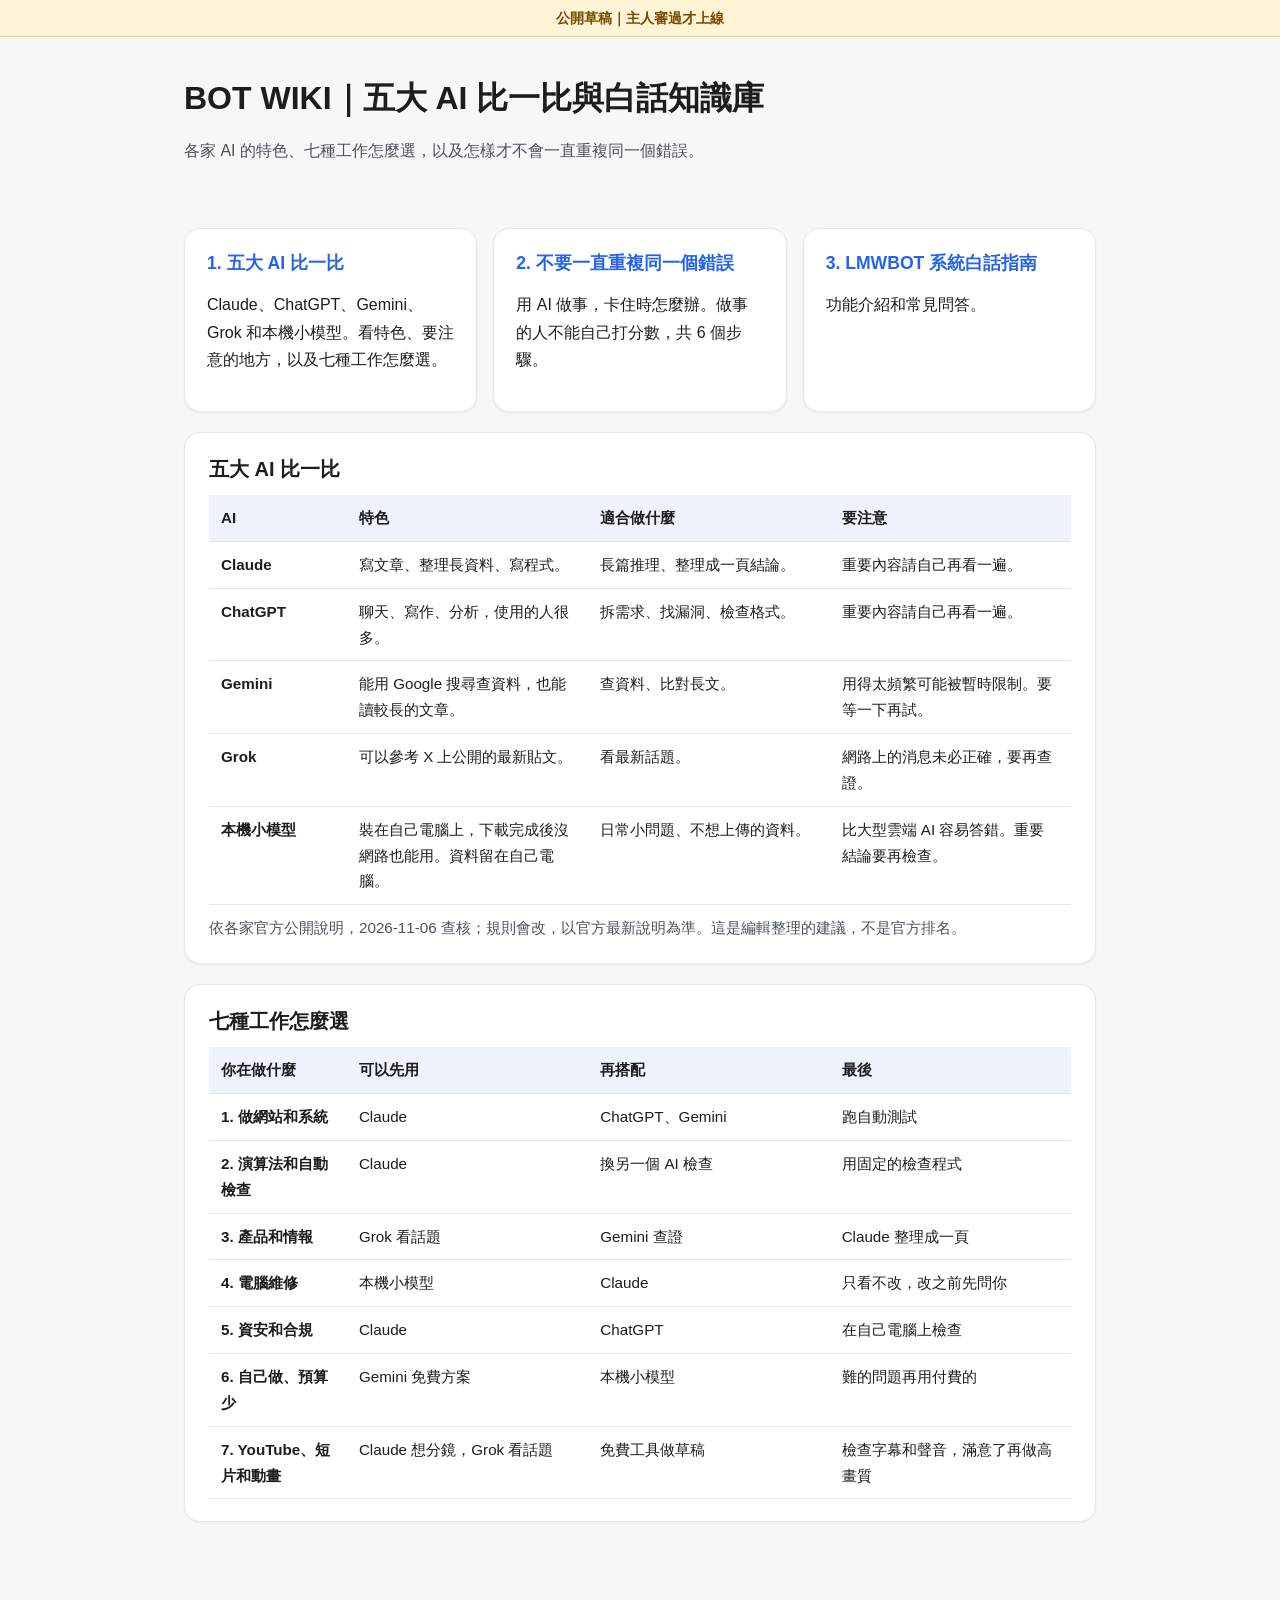
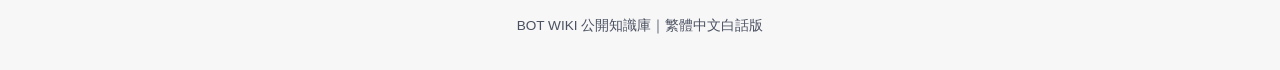
<file: index.html>
<!DOCTYPE html>
<html lang="zh-TW">
<head>
<meta charset="utf-8">
<meta name="viewport" content="width=device-width, initial-scale=1">
<title>BOT WIKI｜五大 AI 比一比與白話知識庫</title>
<link rel="stylesheet" href="shared/site.css">
</head>
<body>
<div class="draft-badge" role="note">公開草稿｜主人審過才上線</div>
<header>
<h1>BOT WIKI｜五大 AI 比一比與白話知識庫</h1>
<p class="sub">各家 AI 的特色、七種工作怎麼選，以及怎樣才不會一直重複同一個錯誤。</p>
</header>
<main>
<div class="cards">
<a class="card" href="pages/smith/model-providers-live-benchmark.html"><h2>1. 五大 AI 比一比</h2><p>Claude、ChatGPT、Gemini、Grok 和本機小模型。看特色、要注意的地方，以及七種工作怎麼選。</p></a>
<a class="card" href="pages/smith/agentic-dual-loop-playbook.html"><h2>2. 不要一直重複同一個錯誤</h2><p>用 AI 做事，卡住時怎麼辦。做事的人不能自己打分數，共 6 個步驟。</p></a>
<a class="card" href="pages/smith/lmwbot-system-guide.html"><h2>3. LMWBOT 系統白話指南</h2><p>功能介紹和常見問答。</p></a>
</div>

<section>
<h2>五大 AI 比一比</h2>
<div class="table-scroll">
<table>
<thead><tr><th>AI</th><th>特色</th><th>適合做什麼</th><th>要注意</th></tr></thead>
<tbody>
<tr><td><b>Claude</b></td><td>寫文章、整理長資料、寫程式。</td><td>長篇推理、整理成一頁結論。</td><td>重要內容請自己再看一遍。</td></tr>
<tr><td><b>ChatGPT</b></td><td>聊天、寫作、分析，使用的人很多。</td><td>拆需求、找漏洞、檢查格式。</td><td>重要內容請自己再看一遍。</td></tr>
<tr><td><b>Gemini</b></td><td>能用 Google 搜尋查資料，也能讀較長的文章。</td><td>查資料、比對長文。</td><td>用得太頻繁可能被暫時限制。要等一下再試。</td></tr>
<tr><td><b>Grok</b></td><td>可以參考 X 上公開的最新貼文。</td><td>看最新話題。</td><td>網路上的消息未必正確，要再查證。</td></tr>
<tr><td><b>本機小模型</b></td><td>裝在自己電腦上，下載完成後沒網路也能用。資料留在自己電腦。</td><td>日常小問題、不想上傳的資料。</td><td>比大型雲端 AI 容易答錯。重要結論要再檢查。</td></tr>
</tbody>
</table>
</div>
<p class="note">依各家官方公開說明，2026-11-06 查核；規則會改，以官方最新說明為準。這是編輯整理的建議，不是官方排名。</p>
</section>

<section>
<h2>七種工作怎麼選</h2>
<div class="table-scroll">
<table>
<thead><tr><th>你在做什麼</th><th>可以先用</th><th>再搭配</th><th>最後</th></tr></thead>
<tbody>
<tr><td><b>1. 做網站和系統</b></td><td>Claude</td><td>ChatGPT、Gemini</td><td>跑自動測試</td></tr>
<tr><td><b>2. 演算法和自動檢查</b></td><td>Claude</td><td>換另一個 AI 檢查</td><td>用固定的檢查程式</td></tr>
<tr><td><b>3. 產品和情報</b></td><td>Grok 看話題</td><td>Gemini 查證</td><td>Claude 整理成一頁</td></tr>
<tr><td><b>4. 電腦維修</b></td><td>本機小模型</td><td>Claude</td><td>只看不改，改之前先問你</td></tr>
<tr><td><b>5. 資安和合規</b></td><td>Claude</td><td>ChatGPT</td><td>在自己電腦上檢查</td></tr>
<tr><td><b>6. 自己做、預算少</b></td><td>Gemini 免費方案</td><td>本機小模型</td><td>難的問題再用付費的</td></tr>
<tr><td><b>7. YouTube、短片和動畫</b></td><td>Claude 想分鏡，Grok 看話題</td><td>免費工具做草稿</td><td>檢查字幕和聲音，滿意了再做高畫質</td></tr>
</tbody>
</table>
</div>
</section>
</main>
<footer>BOT WIKI 公開知識庫｜繁體中文白話版</footer>
</body>
</html>
</file>
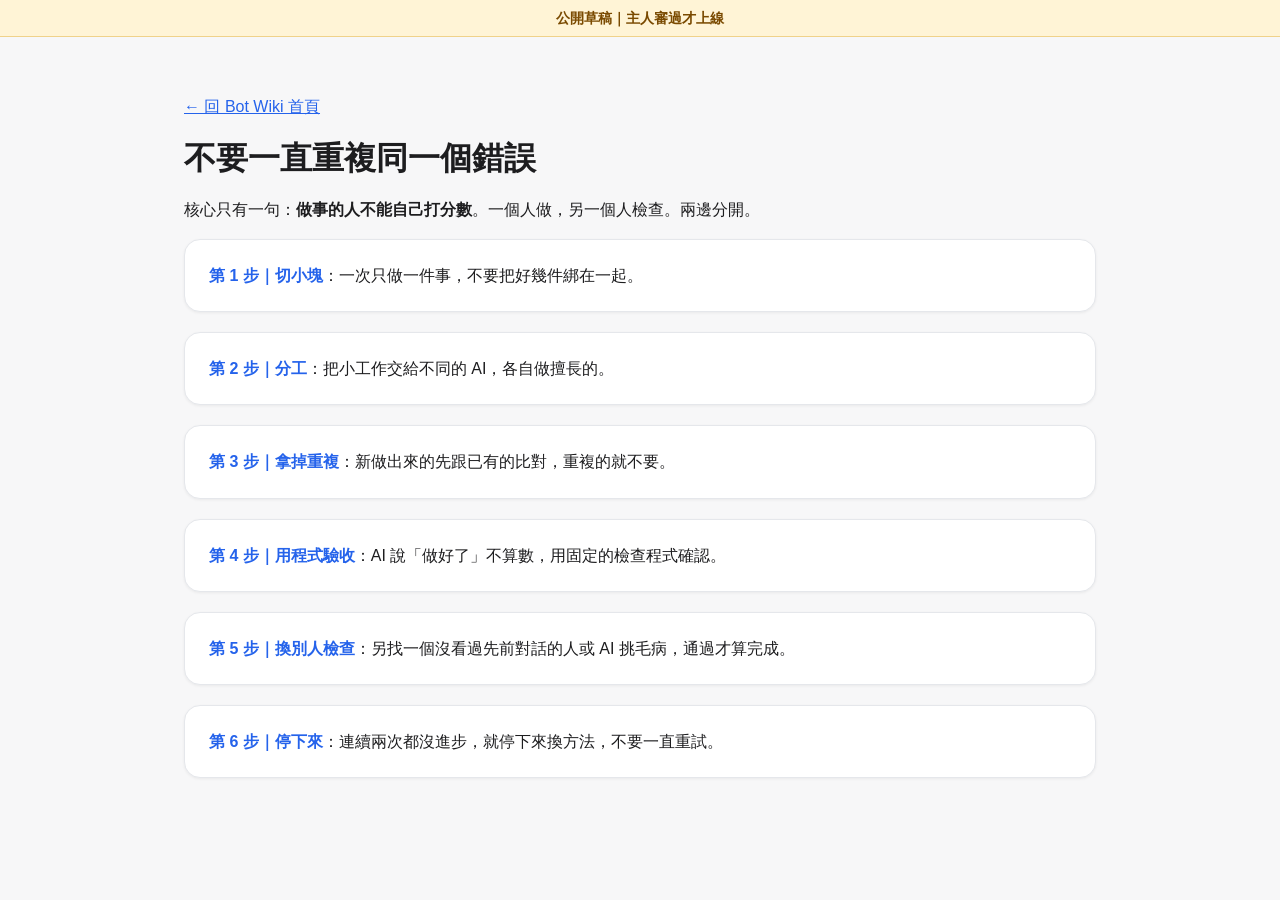
<file: pages/smith/agentic-dual-loop-playbook.html>
<!DOCTYPE html>
<html lang="zh-TW">
<head>
<meta charset="utf-8">
<meta name="viewport" content="width=device-width, initial-scale=1">
<title>不要一直重複同一個錯誤｜Bot Wiki</title>
<link rel="stylesheet" href="../../shared/site.css">
</head>
<body>
<div class="draft-badge" role="note">公開草稿｜主人審過才上線</div>
<div class="wrap">
<p><a href="../../index.html">← 回 Bot Wiki 首頁</a></p>
<h1>不要一直重複同一個錯誤</h1>
<p>核心只有一句：<b>做事的人不能自己打分數</b>。一個人做，另一個人檢查。兩邊分開。</p>
<div class="step"><b>第 1 步｜切小塊</b>：一次只做一件事，不要把好幾件綁在一起。</div>
<div class="step"><b>第 2 步｜分工</b>：把小工作交給不同的 AI，各自做擅長的。</div>
<div class="step"><b>第 3 步｜拿掉重複</b>：新做出來的先跟已有的比對，重複的就不要。</div>
<div class="step"><b>第 4 步｜用程式驗收</b>：AI 說「做好了」不算數，用固定的檢查程式確認。</div>
<div class="step"><b>第 5 步｜換別人檢查</b>：另找一個沒看過先前對話的人或 AI 挑毛病，通過才算完成。</div>
<div class="step"><b>第 6 步｜停下來</b>：連續兩次都沒進步，就停下來換方法，不要一直重試。</div>
</div>
</body>
</html>
</file>
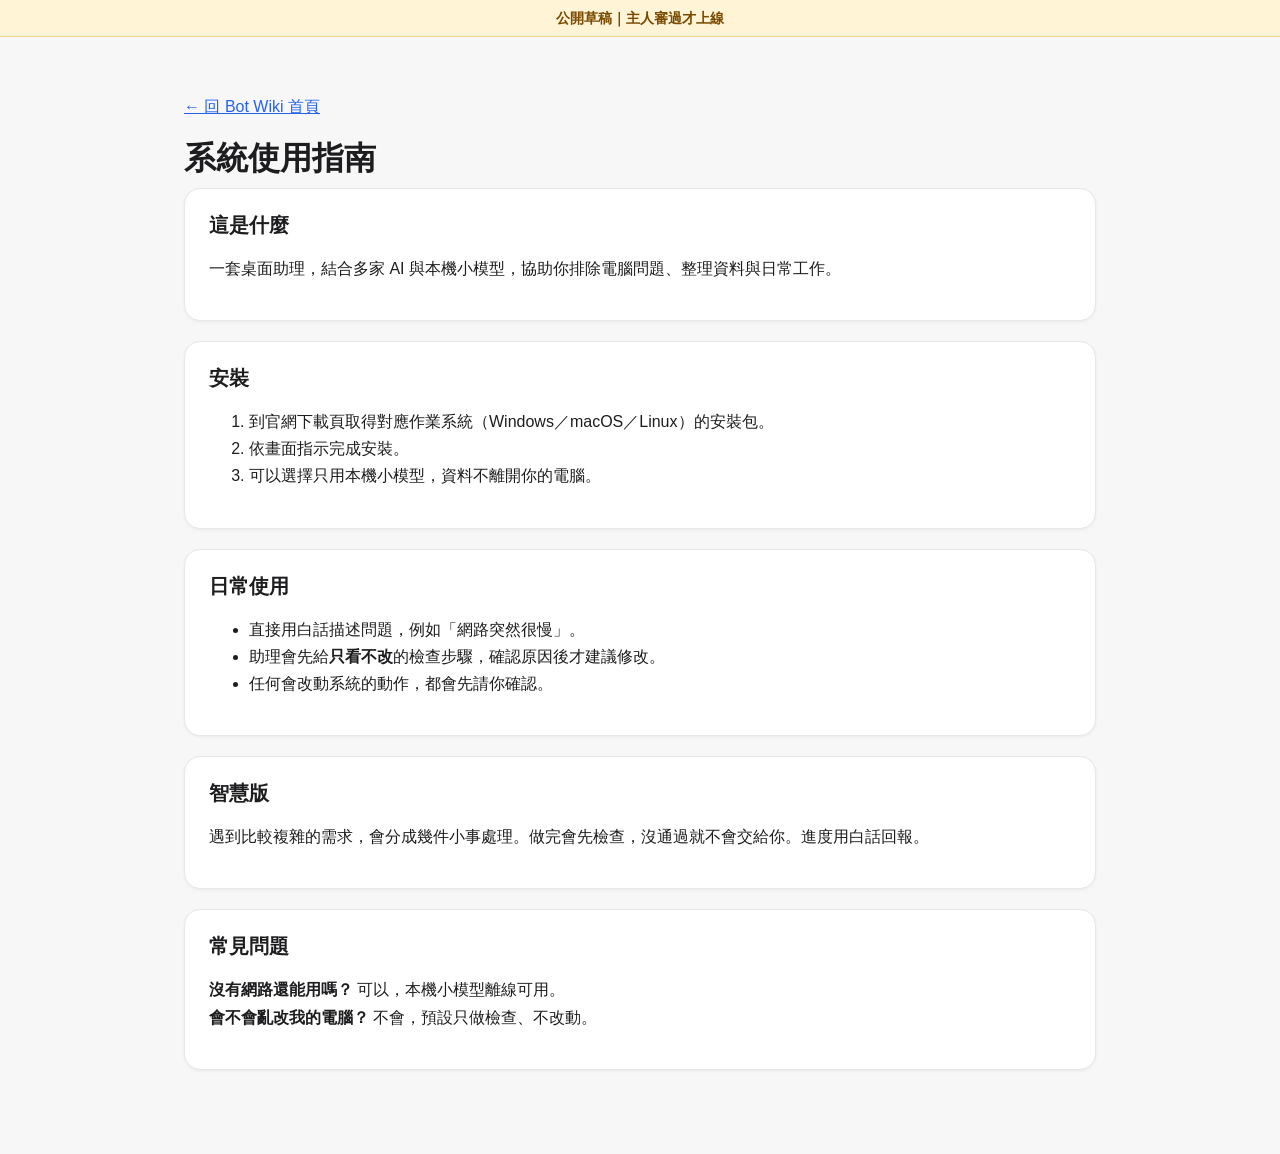
<file: pages/smith/lmwbot-system-guide.html>
<!DOCTYPE html>
<html lang="zh-TW">
<head>
<meta charset="utf-8">
<meta name="viewport" content="width=device-width, initial-scale=1">
<title>系統使用指南｜Bot Wiki</title>
<link rel="stylesheet" href="../../shared/site.css">
</head>
<body>
<div class="draft-badge" role="note">公開草稿｜主人審過才上線</div>
<div class="wrap">
<p><a href="../../index.html">← 回 Bot Wiki 首頁</a></p>
<h1>系統使用指南</h1>
<section><h2>這是什麼</h2><p>一套桌面助理，結合多家 AI 與本機小模型，協助你排除電腦問題、整理資料與日常工作。</p></section>
<section><h2>安裝</h2><ol><li>到官網下載頁取得對應作業系統（Windows／macOS／Linux）的安裝包。</li><li>依畫面指示完成安裝。</li><li>可以選擇只用本機小模型，資料不離開你的電腦。</li></ol></section>
<section><h2>日常使用</h2><ul><li>直接用白話描述問題，例如「網路突然很慢」。</li><li>助理會先給<b>只看不改</b>的檢查步驟，確認原因後才建議修改。</li><li>任何會改動系統的動作，都會先請你確認。</li></ul></section>
<section><h2>智慧版</h2><p>遇到比較複雜的需求，會分成幾件小事處理。做完會先檢查，沒通過就不會交給你。進度用白話回報。</p></section>
<section><h2>常見問題</h2><p><b>沒有網路還能用嗎？</b> 可以，本機小模型離線可用。<br><b>會不會亂改我的電腦？</b> 不會，預設只做檢查、不改動。</p></section>
</div>
</body>
</html>
</file>
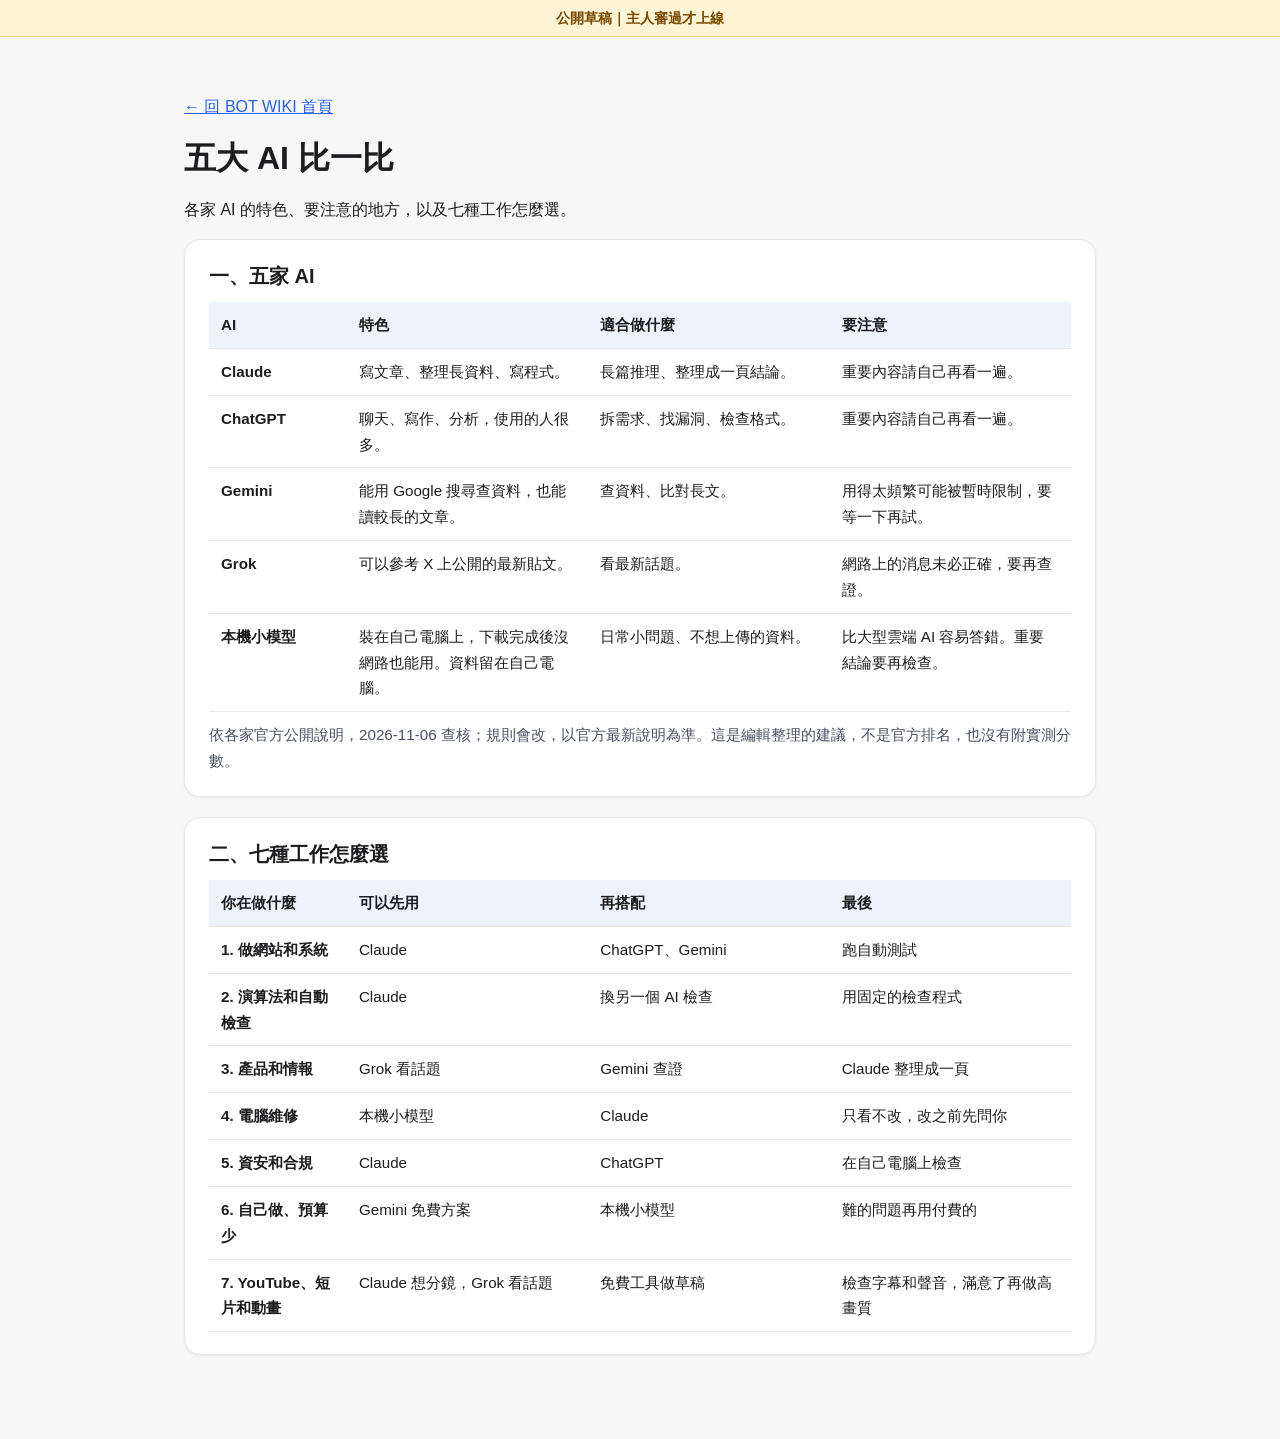
<file: pages/smith/model-providers-live-benchmark.html>
<!DOCTYPE html>
<html lang="zh-TW">
<head>
<meta charset="utf-8">
<meta name="viewport" content="width=device-width, initial-scale=1">
<title>五大 AI 比一比｜BOT WIKI</title>
<link rel="stylesheet" href="../../shared/site.css">
</head>
<body>
<div class="draft-badge" role="note">公開草稿｜主人審過才上線</div>
<div class="wrap">
<p><a href="../../index.html">← 回 BOT WIKI 首頁</a></p>
<h1>五大 AI 比一比</h1>
<p>各家 AI 的特色、要注意的地方，以及七種工作怎麼選。</p>

<section>
<h2>一、五家 AI</h2>
<div class="table-scroll">
<table>
<thead><tr><th>AI</th><th>特色</th><th>適合做什麼</th><th>要注意</th></tr></thead>
<tbody>
<tr><td><b>Claude</b></td><td>寫文章、整理長資料、寫程式。</td><td>長篇推理、整理成一頁結論。</td><td>重要內容請自己再看一遍。</td></tr>
<tr><td><b>ChatGPT</b></td><td>聊天、寫作、分析，使用的人很多。</td><td>拆需求、找漏洞、檢查格式。</td><td>重要內容請自己再看一遍。</td></tr>
<tr><td><b>Gemini</b></td><td>能用 Google 搜尋查資料，也能讀較長的文章。</td><td>查資料、比對長文。</td><td>用得太頻繁可能被暫時限制，要等一下再試。</td></tr>
<tr><td><b>Grok</b></td><td>可以參考 X 上公開的最新貼文。</td><td>看最新話題。</td><td>網路上的消息未必正確，要再查證。</td></tr>
<tr><td><b>本機小模型</b></td><td>裝在自己電腦上，下載完成後沒網路也能用。資料留在自己電腦。</td><td>日常小問題、不想上傳的資料。</td><td>比大型雲端 AI 容易答錯。重要結論要再檢查。</td></tr>
</tbody>
</table>
</div>
<p class="note">依各家官方公開說明，2026-11-06 查核；規則會改，以官方最新說明為準。這是編輯整理的建議，不是官方排名，也沒有附實測分數。</p>
</section>

<section>
<h2>二、七種工作怎麼選</h2>
<div class="table-scroll">
<table>
<thead><tr><th>你在做什麼</th><th>可以先用</th><th>再搭配</th><th>最後</th></tr></thead>
<tbody>
<tr><td><b>1. 做網站和系統</b></td><td>Claude</td><td>ChatGPT、Gemini</td><td>跑自動測試</td></tr>
<tr><td><b>2. 演算法和自動檢查</b></td><td>Claude</td><td>換另一個 AI 檢查</td><td>用固定的檢查程式</td></tr>
<tr><td><b>3. 產品和情報</b></td><td>Grok 看話題</td><td>Gemini 查證</td><td>Claude 整理成一頁</td></tr>
<tr><td><b>4. 電腦維修</b></td><td>本機小模型</td><td>Claude</td><td>只看不改，改之前先問你</td></tr>
<tr><td><b>5. 資安和合規</b></td><td>Claude</td><td>ChatGPT</td><td>在自己電腦上檢查</td></tr>
<tr><td><b>6. 自己做、預算少</b></td><td>Gemini 免費方案</td><td>本機小模型</td><td>難的問題再用付費的</td></tr>
<tr><td><b>7. YouTube、短片和動畫</b></td><td>Claude 想分鏡，Grok 看話題</td><td>免費工具做草稿</td><td>檢查字幕和聲音，滿意了再做高畫質</td></tr>
</tbody>
</table>
</div>
</section>
</div>
</body>
</html>
</file>
<file: shared/site.css>
/* 公開版視覺：預設淺色、圓角卡片、單欄不超過 960px。
   色彩對齊 shared/DESIGN.md。字型：Noto Sans CJK TC，備援 PingFang TC、Microsoft JhengHei。 */
:root {
  color-scheme: light dark;
  --bg: #f7f7f8;
  --card: #ffffff;
  --text: #1d1d1f;
  --muted: #4b5160;
  --line: #e5e7eb;
  --primary: #2563eb;
  --thead: #eef3fb;
  --radius: 16px;
  --max: 960px;
  --shadow: 0 1px 3px rgba(0, 0, 0, 0.06);
}

* { box-sizing: border-box; }

html { color-scheme: light dark; }

body {
  margin: 0;
  background: var(--bg);
  color: var(--text);
  font-family: "Noto Sans CJK TC", "PingFang TC", "Microsoft JhengHei", sans-serif;
  font-size: 16px;
  line-height: 1.7;
}

a { color: var(--primary); }

header,
main,
.wrap {
  max-width: var(--max);
  margin: 0 auto;
  padding: 40px 24px 64px;
}

header { padding-bottom: 8px; }

h1 {
  font-size: 2rem;
  line-height: 1.35;
  margin: 0 0 8px;
}

h2 {
  font-size: 1.25rem;
  line-height: 1.4;
  margin: 0 0 12px;
}

.sub,
.note { color: var(--muted); }

.note { margin: 10px 0 0; font-size: 0.95rem; }

.cards {
  display: grid;
  grid-template-columns: repeat(auto-fit, minmax(240px, 1fr));
  gap: 16px;
  margin: 0 0 20px;
}

a.card {
  display: block;
  background: var(--card);
  border: 1px solid var(--line);
  border-radius: var(--radius);
  padding: 22px;
  text-decoration: none;
  color: inherit;
  box-shadow: var(--shadow);
}

a.card h2 { color: var(--primary); font-size: 1.1rem; }

section,
.step {
  background: var(--card);
  border: 1px solid var(--line);
  border-radius: var(--radius);
  padding: 22px 24px;
  margin: 0 0 20px;
  box-shadow: var(--shadow);
}

.step b { color: var(--primary); }

.hero { text-align: center; }

.hero img {
  width: 100%;
  border-radius: 12px;
  display: block;
  margin: 12px auto 0;
}

.table-scroll {
  overflow-x: visible;
  max-width: 100%;
  margin-top: 4px;
}

table {
  width: 100%;
  min-width: 0;
  table-layout: fixed;
  border-collapse: separate;
  border-spacing: 0;
  font-size: 0.95rem;
}

th,
td {
  padding: 10px 12px;
  border-bottom: 1px solid var(--line);
  text-align: left;
  vertical-align: top;
  overflow-wrap: break-word;
  word-break: break-word;
}

/* 四欄：名稱窄一點，其餘均分，文字在欄內換行。 */
table:not(:has(th:nth-child(5))) :is(th, td):nth-child(1) { width: 16%; }
table:not(:has(th:nth-child(5))) :is(th, td):nth-child(2) { width: 28%; }
table:not(:has(th:nth-child(5))) :is(th, td):nth-child(3) { width: 28%; }
table:not(:has(th:nth-child(5))) :is(th, td):nth-child(4) { width: 28%; }

/* 五欄：說明放最後一欄，給它多一點寬度。 */
table:has(th:nth-child(5)) :is(th, td):nth-child(1) { width: 18%; }
table:has(th:nth-child(5)) :is(th, td):nth-child(2) { width: 16%; }
table:has(th:nth-child(5)) :is(th, td):nth-child(3) { width: 16%; }
table:has(th:nth-child(5)) :is(th, td):nth-child(4) { width: 18%; }
table:has(th:nth-child(5)) :is(th, td):nth-child(5) { width: 32%; }

thead th {
  position: sticky;
  top: 0;
  z-index: 2;
  background: var(--thead);
  font-weight: 600;
  white-space: normal;
}

/* 數字欄靠右。表頭寫單位，儲存格只放數值。 */
th.num,
td.num {
  text-align: right;
  font-variant-numeric: tabular-nums;
  white-space: nowrap;
}

code {
  background: #f0f2f5;
  padding: 1px 6px;
  border-radius: 6px;
  font-size: 0.92em;
}

.tag {
  display: inline-block;
  background: #e8efff;
  color: var(--primary);
  padding: 2px 8px;
  border-radius: 6px;
  font-size: 0.85rem;
  font-weight: 600;
}

footer {
  text-align: center;
  color: var(--muted);
  font-size: 0.85rem;
  padding: 8px 24px 32px;
}

@media (max-width: 720px) {
  header,
  main,
  .wrap { padding-left: 16px; padding-right: 16px; }
  h1 { font-size: 1.6rem; }

  .table-scroll {
    overflow-x: auto;
    overflow-y: clip;
    -webkit-overflow-scrolling: touch;
  }

  table {
    width: 720px;
    min-width: 720px;
    table-layout: auto;
  }

  table :is(th, td) { width: auto; }

  thead th { white-space: nowrap; }
}

.draft-badge {
  background: #fff4d6;
  color: #7a4a00;
  border-bottom: 1px solid #f0d28a;
  text-align: center;
  font-size: 0.9rem;
  font-weight: 600;
  padding: 6px 12px;
}

@media (prefers-color-scheme: dark) {
  :root {
    --bg: #14161a;
    --card: #1e2127;
    --text: #ececf0;
    --muted: #aab0bd;
    --line: #333844;
    --primary: #7aa7ff;
    --thead: #262b36;
    --shadow: none;
  }
  code { background: #2a2f3a; }
  .tag { background: #26324d; color: #a9c4ff; }
  .draft-badge { background: #3a2f12; color: #ffd98a; border-bottom-color: #5c4a1c; }
}
</file>
